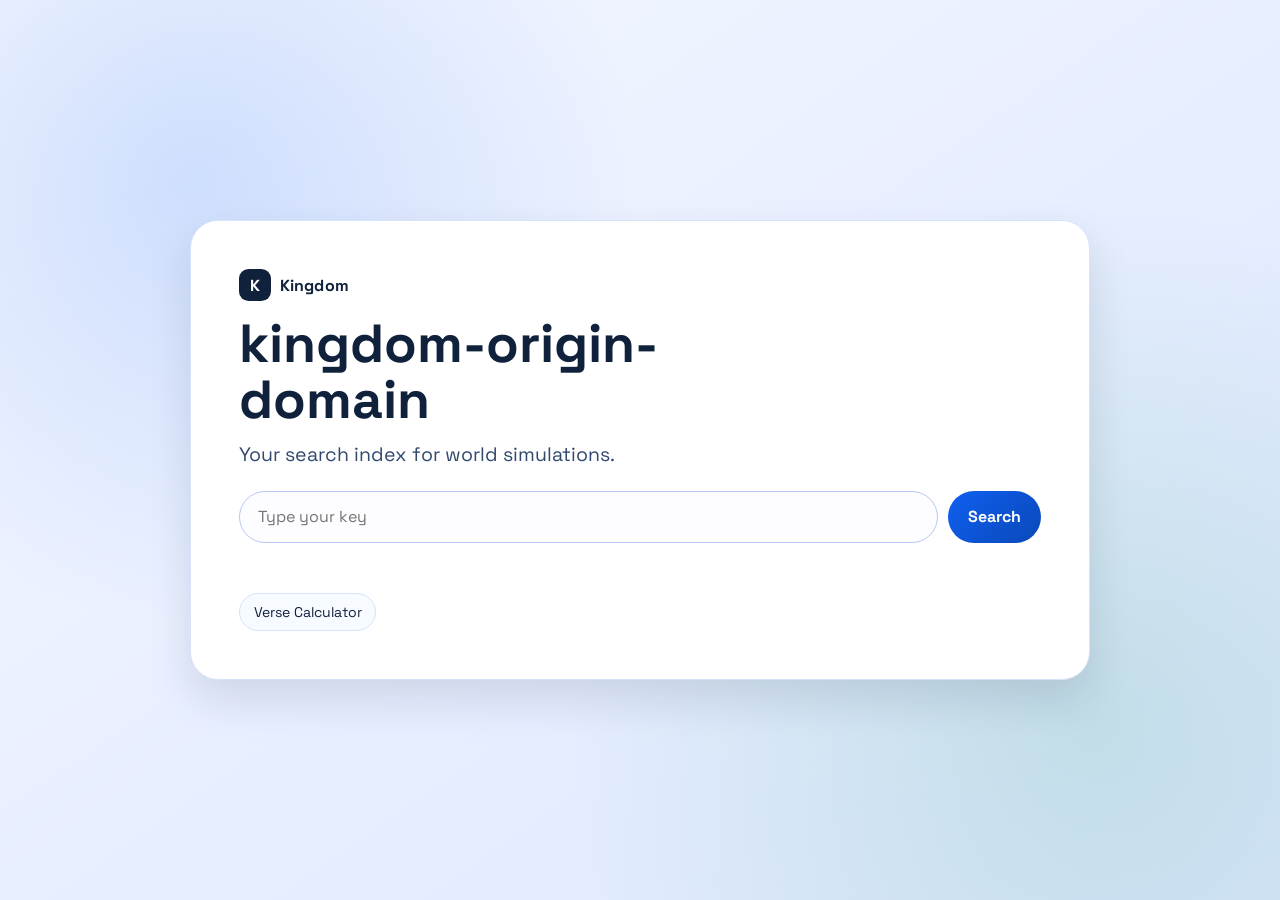
<file: index.html>
<!DOCTYPE html>
<html lang="en">
<head>
  <meta charset="UTF-8" />
  <meta name="viewport" content="width=device-width, initial-scale=1.0" />
  <title>Kingdom</title>
  <link rel="preconnect" href="https://fonts.googleapis.com" />
  <link rel="preconnect" href="https://fonts.gstatic.com" crossorigin />
  <link href="https://fonts.googleapis.com/css2?family=Space+Grotesk:wght@400;500;700&display=swap" rel="stylesheet" />
  <link rel="stylesheet" href="style.css" />
</head>
<body class="page-home">
  <main class="home-shell">
    <header class="brand-row">
      <span class="brand-mark">K</span>
      <span class="brand-name">Kingdom</span>
    </header>

    <h1 class="hero-title">kingdom-origin-domain</h1>
    <p class="hero-copy">Your search index for world simulations.</p>

    <form id="searchForm" class="search-form">
      <input id="searchInput" class="search-input" type="text" placeholder="Type your key" autocomplete="off" />
      <button class="search-button" type="submit">Search</button>
    </form>

    <p id="feedback" class="feedback" aria-live="polite"></p>

    <div class="quick-actions">
      <button type="button" class="quick-chip" data-query="Verse Calculator">Verse Calculator</button>
    </div>
  </main>

  <script>
    (function () {
      var form = document.getElementById("searchForm");
      var input = document.getElementById("searchInput");
      var feedback = document.getElementById("feedback");
      var chips = document.querySelectorAll(".quick-chip");
      var joeKey = "koVLi:8889:Joe:Bravo:America";

      function runSearch(query) {
        var trimmed = query.trim();
        var normalized = trimmed.toLowerCase();
        if (!trimmed) {
          feedback.textContent = "Enter a search query.";
          return;
        }
        if (
          trimmed === joeKey ||
          normalized === "joe" ||
          normalized === "model for joe" ||
          normalized === "website model for joe"
        ) {
          window.location.href = "meal-joe.html";
          return;
        }
        if (normalized === "verse calculator" || normalized === "luke 17:21" || normalized === "luke 17 21") {
          window.location.href = "luke-17-21.html";
          return;
        }
        feedback.textContent = "No match. Use your key.";
      }

      form.addEventListener("submit", function (event) {
        event.preventDefault();
        runSearch(input.value);
      });

      chips.forEach(function (chip) {
        chip.addEventListener("click", function () {
          var query = chip.getAttribute("data-query") || "";
          input.value = query;
          runSearch(query);
        });
      });
    })();
  </script>
</body>
</html>
</file>
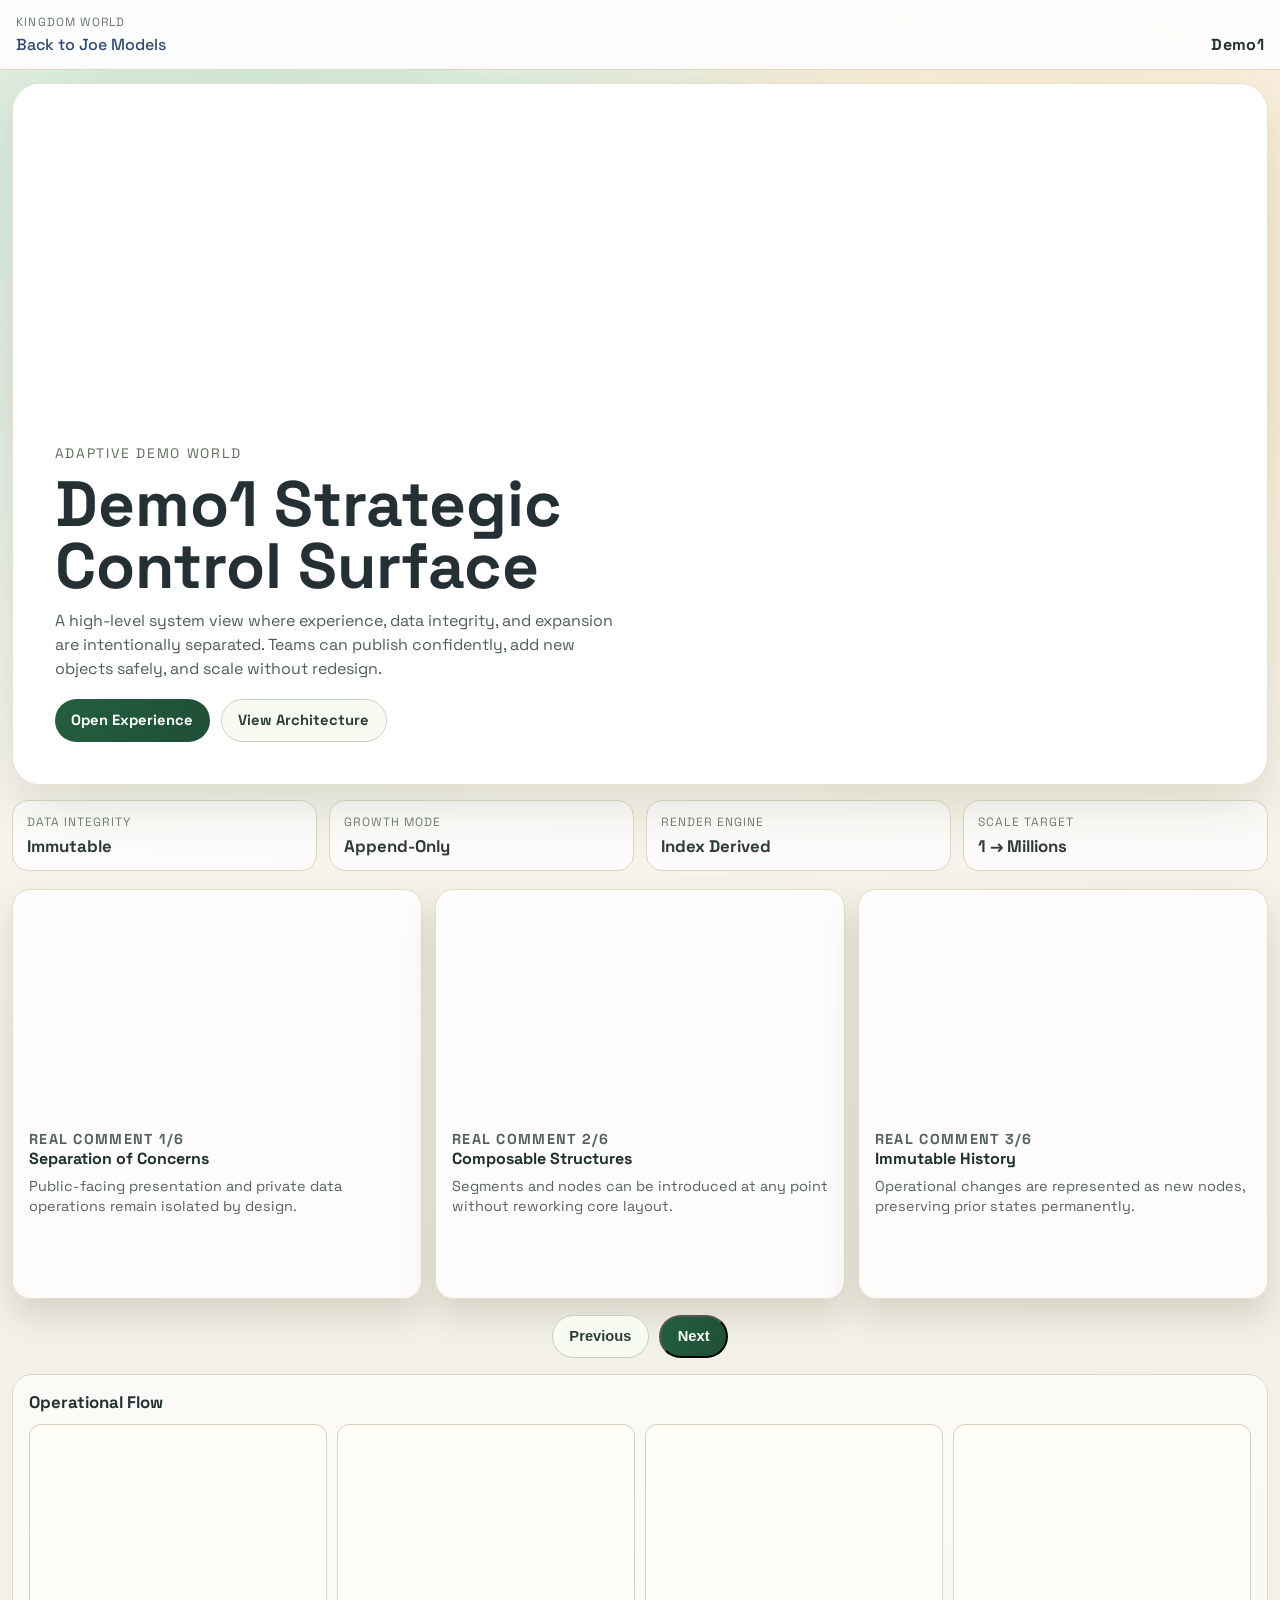
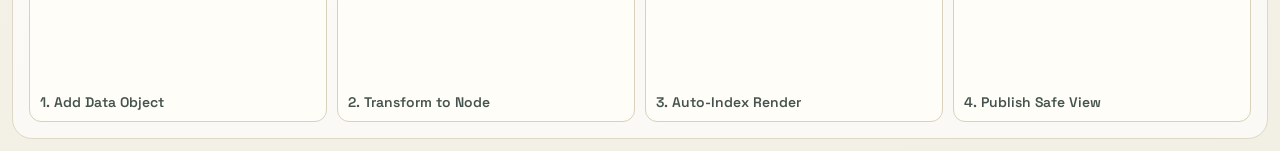
<file: demo1.html>
<!DOCTYPE html>
<html lang="en">
<head>
  <meta charset="UTF-8" />
  <meta name="viewport" content="width=device-width, initial-scale=1.0" />
  <title>Demo1 | Kingdom</title>
  <link rel="preconnect" href="https://fonts.googleapis.com" />
  <link rel="preconnect" href="https://fonts.gstatic.com" crossorigin />
  <link href="https://fonts.googleapis.com/css2?family=Space+Grotesk:wght@400;500;700&display=swap" rel="stylesheet" />
  <link rel="stylesheet" href="style.css" />
</head>
<body class="page-demo1">
  <main class="demo1-shell">
    <header class="demo1-header">
      <p class="demo1-header-kicker">Kingdom World</p>
      <nav class="demo1-nav">
        <a class="back-link" href="meal-joe.html">Back to Joe Models</a>
        <span class="demo1-brand">Demo1</span>
      </nav>
    </header>

    <section class="demo1-hero">
      <p class="demo1-eyebrow">Adaptive Demo World</p>
      <h1 class="demo1-title">Demo1 Strategic Control Surface</h1>
      <p class="demo1-copy">A high-level system view where experience, data integrity, and expansion are intentionally separated. Teams can publish confidently, add new objects safely, and scale without redesign.</p>
      <div class="demo1-cta-row">
        <a class="demo1-btn demo1-btn-primary" href="#">Open Experience</a>
        <a class="demo1-btn demo1-btn-secondary" href="#">View Architecture</a>
      </div>
    </section>

    <section class="demo1-status">
      <article class="demo1-status-card">
        <p class="demo1-status-label">Data Integrity</p>
        <p class="demo1-status-value">Immutable</p>
      </article>
      <article class="demo1-status-card">
        <p class="demo1-status-label">Growth Mode</p>
        <p class="demo1-status-value">Append-Only</p>
      </article>
      <article class="demo1-status-card">
        <p class="demo1-status-label">Render Engine</p>
        <p class="demo1-status-value">Index Derived</p>
      </article>
      <article class="demo1-status-card">
        <p class="demo1-status-label">Scale Target</p>
        <p class="demo1-status-value">1 → Millions</p>
      </article>
    </section>

    <section class="demo1-reviews">
      <div class="demo1-review-grid" id="reviewGrid"></div>
      <div class="demo1-review-controls">
        <button class="demo1-btn demo1-btn-secondary" id="prevReview" type="button">Previous</button>
        <button class="demo1-btn demo1-btn-primary" id="nextReview" type="button">Next</button>
      </div>
    </section>

    <section class="demo1-flow">
      <h2 class="demo1-flow-title">Operational Flow</h2>
      <div class="demo1-flow-row">
        <article class="demo1-flow-step">
          <div class="demo1-flow-photo" style="background-image:url('https://images.unsplash.com/photo-1518770660439-4636190af475?auto=format&fit=crop&w=1200&q=80')"></div>
          <p>1. Add Data Object</p>
        </article>
        <article class="demo1-flow-step">
          <div class="demo1-flow-photo" style="background-image:url('https://images.unsplash.com/photo-1515879218367-8466d910aaa4?auto=format&fit=crop&w=1200&q=80')"></div>
          <p>2. Transform to Node</p>
        </article>
        <article class="demo1-flow-step">
          <div class="demo1-flow-photo" style="background-image:url('https://images.unsplash.com/photo-1461749280684-dccba630e2f6?auto=format&fit=crop&w=1200&q=80')"></div>
          <p>3. Auto-Index Render</p>
        </article>
        <article class="demo1-flow-step">
          <div class="demo1-flow-photo" style="background-image:url('https://images.unsplash.com/photo-1555949963-ff9fe0c870eb?auto=format&fit=crop&w=1200&q=80')"></div>
          <p>4. Publish Safe View</p>
        </article>
      </div>
    </section>
  </main>
  <script>
    (function () {
      var reviews = [
        {
          title: "Separation of Concerns",
          body: "Public-facing presentation and private data operations remain isolated by design.",
          image: "https://images.unsplash.com/photo-1504674900247-0877df9cc836?auto=format&fit=crop&w=1200&q=80"
        },
        {
          title: "Composable Structures",
          body: "Segments and nodes can be introduced at any point without reworking core layout.",
          image: "https://images.unsplash.com/photo-1512621776951-a57141f2eefd?auto=format&fit=crop&w=1200&q=80"
        },
        {
          title: "Immutable History",
          body: "Operational changes are represented as new nodes, preserving prior states permanently.",
          image: "https://images.unsplash.com/photo-1546069901-ba9599a7e63c?auto=format&fit=crop&w=1200&q=80"
        },
        {
          title: "Operational Clarity",
          body: "Decision-ready summaries keep complexity manageable as object count expands.",
          image: "https://images.unsplash.com/photo-1482049016688-2d3e1b311543?auto=format&fit=crop&w=1200&q=80"
        },
        {
          title: "Traversal Independence",
          body: "Chronological, hierarchical, and relational views remain independent from storage order.",
          image: "https://images.unsplash.com/photo-1555939594-58d7cb561ad1?auto=format&fit=crop&w=1200&q=80"
        },
        {
          title: "Resilient Expansion",
          body: "New capabilities are added through extension, not fragile rewrites.",
          image: "https://images.unsplash.com/photo-1466637574441-749b8f19452f?auto=format&fit=crop&w=1200&q=80"
        }
      ];

      var index = 0;
      var reviewGrid = document.getElementById("reviewGrid");
      var prev = document.getElementById("prevReview");
      var next = document.getElementById("nextReview");

      function cardsPerView() {
        if (window.matchMedia("(max-width: 640px)").matches) return 1;
        if (window.matchMedia("(max-width: 980px)").matches) return 2;
        return 3;
      }

      function renderReview() {
        var perView = cardsPerView();
        var html = "";
        for (var i = 0; i < perView; i += 1) {
          var idx = (index + i) % reviews.length;
          var current = reviews[idx];
          html +=
            '<article class="demo1-card demo1-review-card">' +
              '<div class="demo1-review-photo" style="background-image:url(\'' + current.image + '\')"></div>' +
              '<p class="demo1-card-meta">Real Comment ' + (idx + 1) + "/" + reviews.length + "</p>" +
              "<h2>" + current.title + "</h2>" +
              "<p>" + current.body + "</p>" +
            "</article>";
        }
        reviewGrid.innerHTML = html;
      }

      prev.addEventListener("click", function () {
        index = (index - 1 + reviews.length) % reviews.length;
        renderReview();
      });

      next.addEventListener("click", function () {
        index = (index + 1) % reviews.length;
        renderReview();
      });

      window.addEventListener("resize", renderReview);

      renderReview();
    })();
  </script>
</body>
</html>
</file>
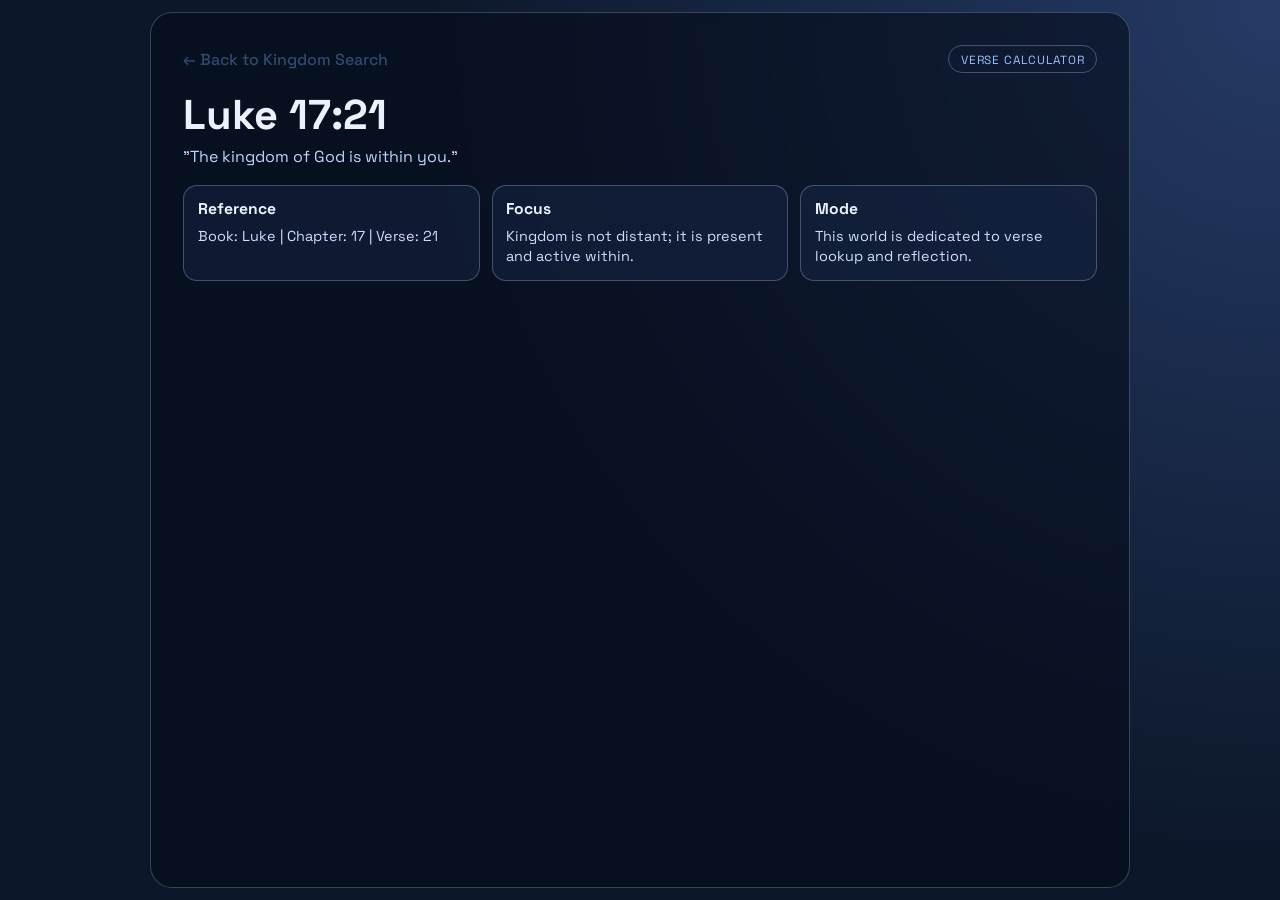
<file: luke-17-21.html>
<!DOCTYPE html>
<html lang="en">
<head>
  <meta charset="UTF-8" />
  <meta name="viewport" content="width=device-width, initial-scale=1.0" />
  <title>Verse Calculator | Luke 17:21</title>
  <link rel="preconnect" href="https://fonts.googleapis.com" />
  <link rel="preconnect" href="https://fonts.gstatic.com" crossorigin />
  <link href="https://fonts.googleapis.com/css2?family=Space+Grotesk:wght@400;500;700&display=swap" rel="stylesheet" />
  <link rel="stylesheet" href="style.css" />
</head>
<body class="page-sim">
  <main class="sim-shell">
    <nav class="sim-nav">
      <a class="back-link" href="index.html">← Back to Kingdom Search</a>
      <span class="sim-badge">Verse Calculator</span>
    </nav>
    <h1 class="sim-title">Luke 17:21</h1>
    <p class="sim-copy">"The kingdom of God is within you."</p>
    <section class="sim-grid">
      <article class="sim-panel">
        <h2>Reference</h2>
        <p>Book: Luke | Chapter: 17 | Verse: 21</p>
      </article>
      <article class="sim-panel">
        <h2>Focus</h2>
        <p>Kingdom is not distant; it is present and active within.</p>
      </article>
      <article class="sim-panel">
        <h2>Mode</h2>
        <p>This world is dedicated to verse lookup and reflection.</p>
      </article>
    </section>
  </main>
</body>
</html>
</file>
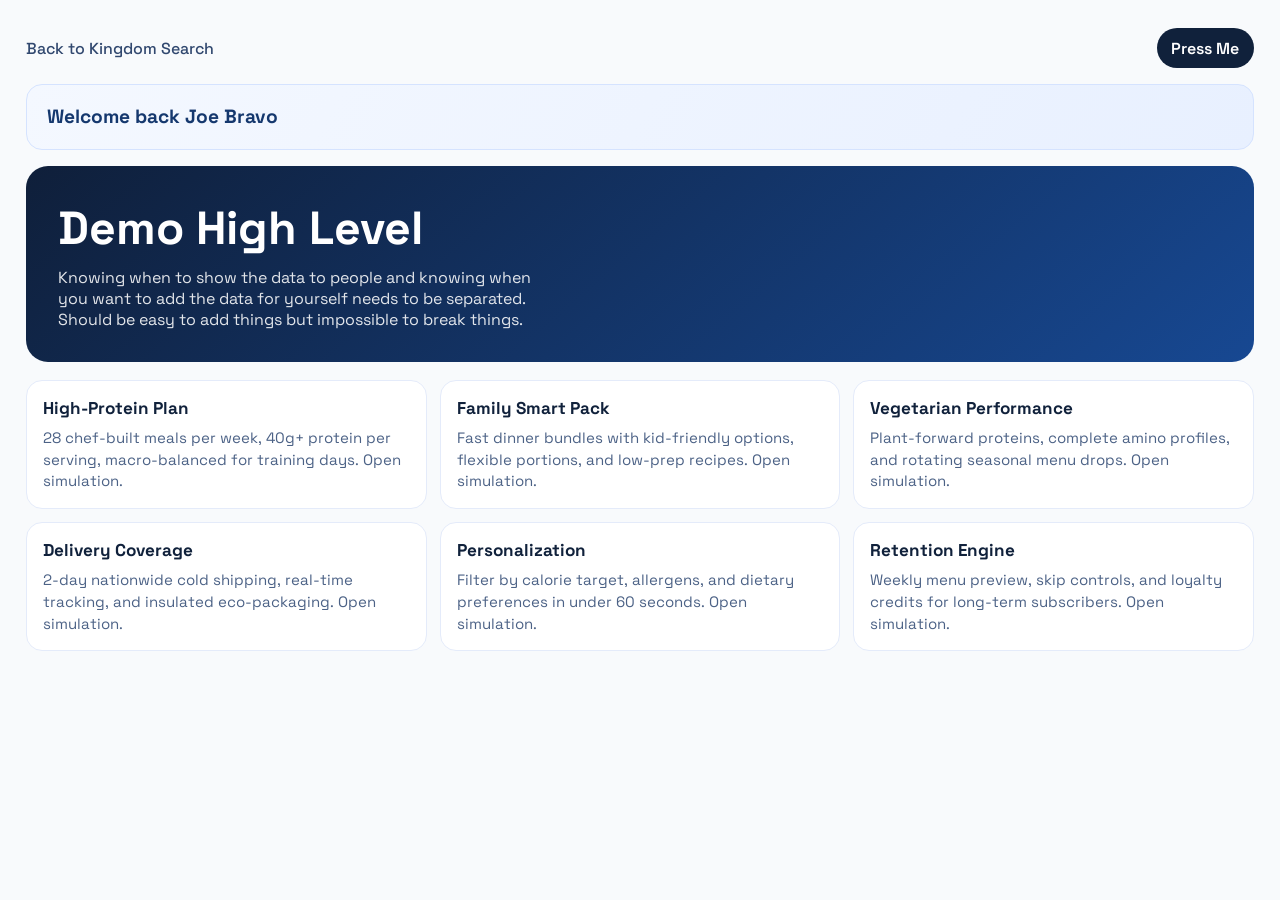
<file: meal-joe.html>
<!DOCTYPE html>
<html lang="en">
<head>
  <meta charset="UTF-8" />
  <meta name="viewport" content="width=device-width, initial-scale=1.0" />
  <title>Website Model for Joe | Kingdom</title>
  <link rel="preconnect" href="https://fonts.googleapis.com" />
  <link rel="preconnect" href="https://fonts.gstatic.com" crossorigin />
  <link href="https://fonts.googleapis.com/css2?family=Space+Grotesk:wght@400;500;700&display=swap" rel="stylesheet" />
  <link rel="stylesheet" href="style.css" />
</head>
<body class="page-meal">
  <main class="meal-shell">
    <nav class="meal-nav">
      <a class="back-link" href="index.html">Back to Kingdom Search</a>
      <button class="nav-cta" type="button">Press Me</button>
    </nav>

    <section class="welcome-joe">
      <p>Welcome back Joe Bravo</p>
    </section>

    <a class="meal-hero meal-hero-link" href="demo1.html">
      <h1>Demo High Level</h1>
      <p>Knowing when to show the data to people and knowing when you want to add the data for yourself needs to be separated. Should be easy to add things but impossible to break things.</p>
    </a>

    <section class="meal-grid">
      <a class="meal-card meal-card-link" href="sim-protein-lab.html">
        <h2>High-Protein Plan</h2>
        <p>28 chef-built meals per week, 40g+ protein per serving, macro-balanced for training days. Open simulation.</p>
      </a>
      <a class="meal-card meal-card-link" href="sim-family-engine.html">
        <h2>Family Smart Pack</h2>
        <p>Fast dinner bundles with kid-friendly options, flexible portions, and low-prep recipes. Open simulation.</p>
      </a>
      <a class="meal-card meal-card-link" href="sim-veg-performance.html">
        <h2>Vegetarian Performance</h2>
        <p>Plant-forward proteins, complete amino profiles, and rotating seasonal menu drops. Open simulation.</p>
      </a>
      <a class="meal-card meal-card-link" href="sim-logistics-grid.html">
        <h2>Delivery Coverage</h2>
        <p>2-day nationwide cold shipping, real-time tracking, and insulated eco-packaging. Open simulation.</p>
      </a>
      <a class="meal-card meal-card-link" href="sim-personalization-studio.html">
        <h2>Personalization</h2>
        <p>Filter by calorie target, allergens, and dietary preferences in under 60 seconds. Open simulation.</p>
      </a>
      <a class="meal-card meal-card-link" href="sim-retention-loop.html">
        <h2>Retention Engine</h2>
        <p>Weekly menu preview, skip controls, and loyalty credits for long-term subscribers. Open simulation.</p>
      </a>
    </section>
  </main>
</body>
</html>
</file>
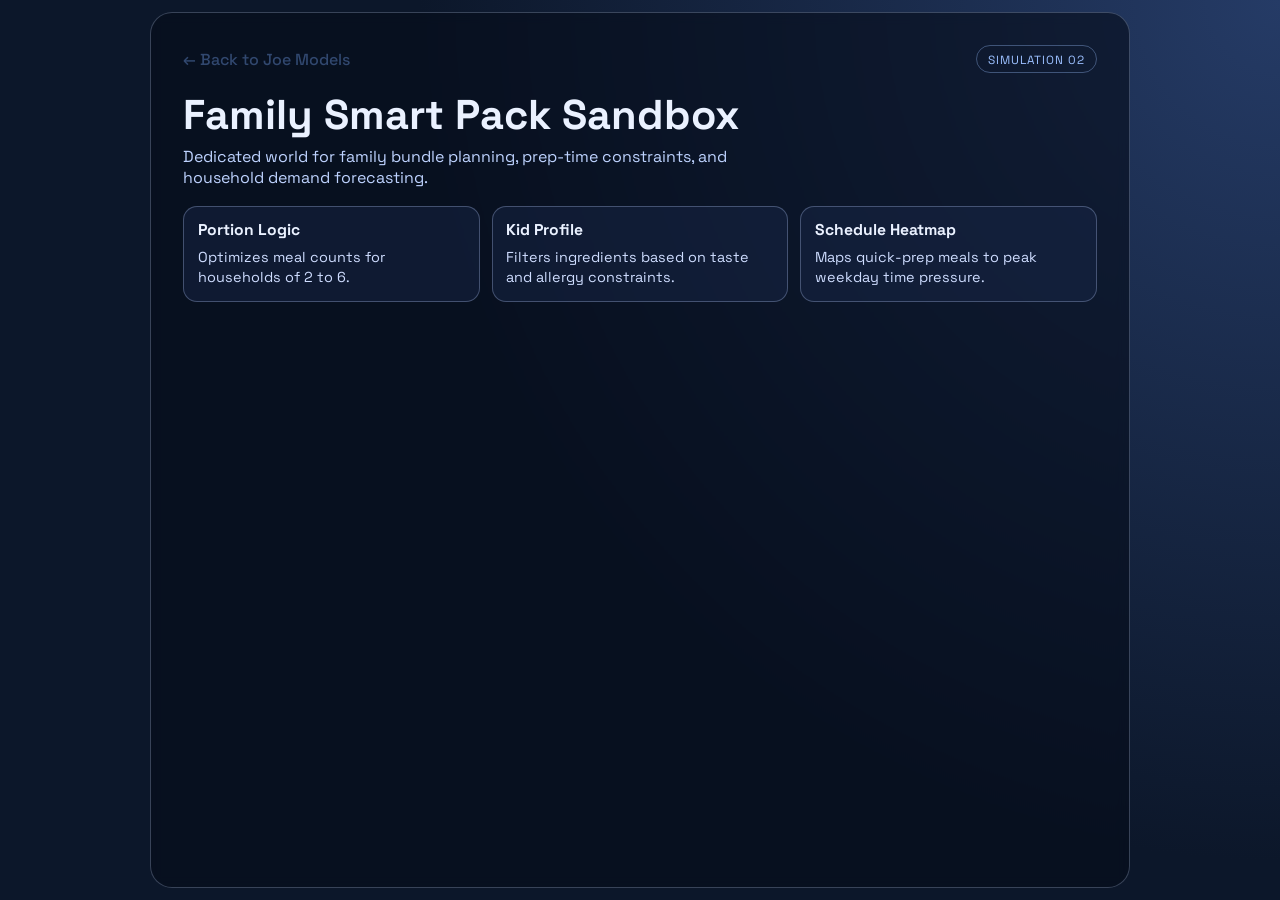
<file: sim-family-engine.html>
<!DOCTYPE html>
<html lang="en">
<head>
  <meta charset="UTF-8" />
  <meta name="viewport" content="width=device-width, initial-scale=1.0" />
  <title>Family Engine Simulation | Kingdom</title>
  <link rel="preconnect" href="https://fonts.googleapis.com" />
  <link rel="preconnect" href="https://fonts.gstatic.com" crossorigin />
  <link href="https://fonts.googleapis.com/css2?family=Space+Grotesk:wght@400;500;700&display=swap" rel="stylesheet" />
  <link rel="stylesheet" href="style.css" />
</head>
<body class="page-sim">
  <main class="sim-shell">
    <nav class="sim-nav">
      <a class="back-link" href="meal-joe.html">← Back to Joe Models</a>
      <span class="sim-badge">Simulation 02</span>
    </nav>
    <h1 class="sim-title">Family Smart Pack Sandbox</h1>
    <p class="sim-copy">Dedicated world for family bundle planning, prep-time constraints, and household demand forecasting.</p>
    <section class="sim-grid">
      <article class="sim-panel"><h2>Portion Logic</h2><p>Optimizes meal counts for households of 2 to 6.</p></article>
      <article class="sim-panel"><h2>Kid Profile</h2><p>Filters ingredients based on taste and allergy constraints.</p></article>
      <article class="sim-panel"><h2>Schedule Heatmap</h2><p>Maps quick-prep meals to peak weekday time pressure.</p></article>
    </section>
  </main>
</body>
</html>
</file>
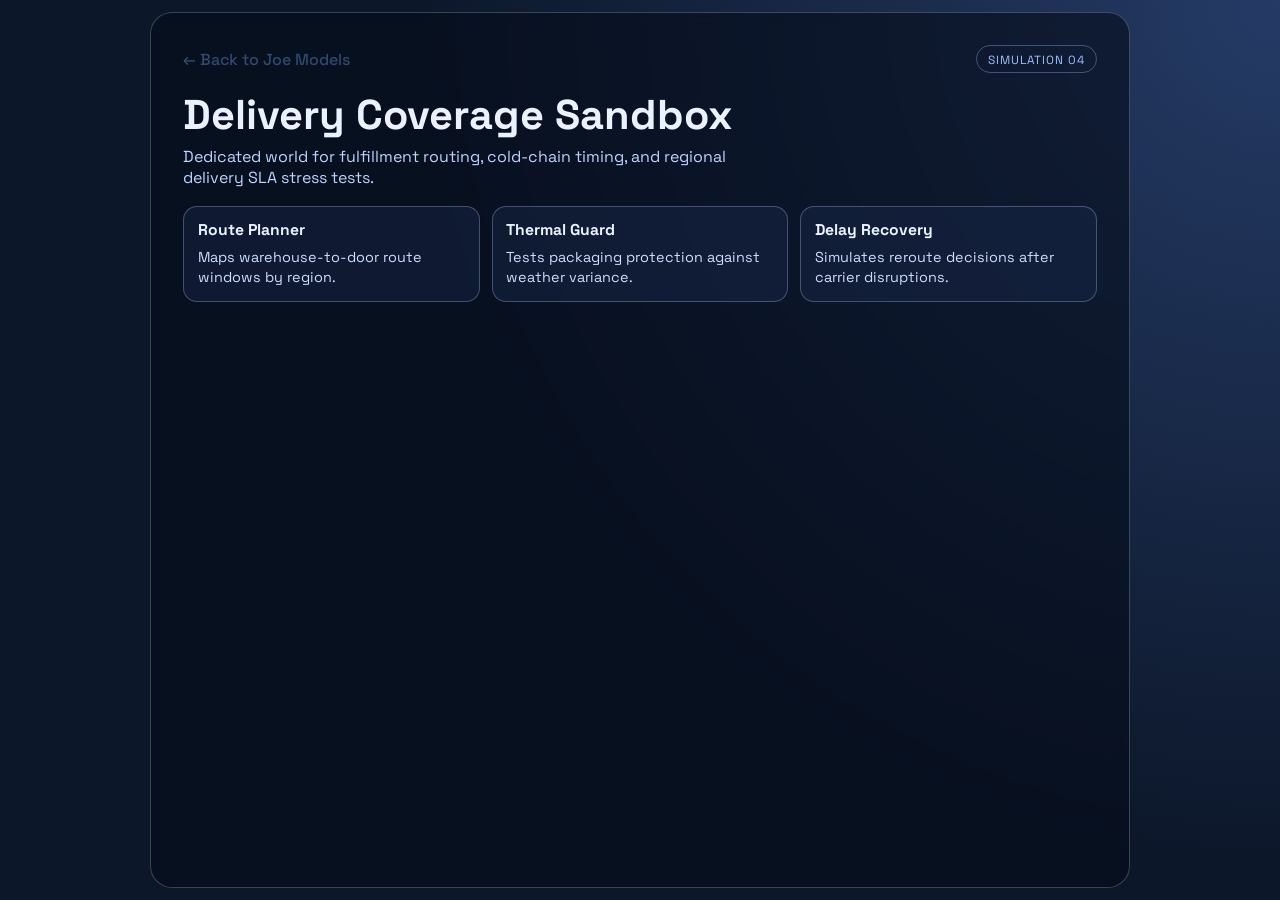
<file: sim-logistics-grid.html>
<!DOCTYPE html>
<html lang="en">
<head>
  <meta charset="UTF-8" />
  <meta name="viewport" content="width=device-width, initial-scale=1.0" />
  <title>Logistics Grid Simulation | Kingdom</title>
  <link rel="preconnect" href="https://fonts.googleapis.com" />
  <link rel="preconnect" href="https://fonts.gstatic.com" crossorigin />
  <link href="https://fonts.googleapis.com/css2?family=Space+Grotesk:wght@400;500;700&display=swap" rel="stylesheet" />
  <link rel="stylesheet" href="style.css" />
</head>
<body class="page-sim">
  <main class="sim-shell">
    <nav class="sim-nav">
      <a class="back-link" href="meal-joe.html">← Back to Joe Models</a>
      <span class="sim-badge">Simulation 04</span>
    </nav>
    <h1 class="sim-title">Delivery Coverage Sandbox</h1>
    <p class="sim-copy">Dedicated world for fulfillment routing, cold-chain timing, and regional delivery SLA stress tests.</p>
    <section class="sim-grid">
      <article class="sim-panel"><h2>Route Planner</h2><p>Maps warehouse-to-door route windows by region.</p></article>
      <article class="sim-panel"><h2>Thermal Guard</h2><p>Tests packaging protection against weather variance.</p></article>
      <article class="sim-panel"><h2>Delay Recovery</h2><p>Simulates reroute decisions after carrier disruptions.</p></article>
    </section>
  </main>
</body>
</html>
</file>
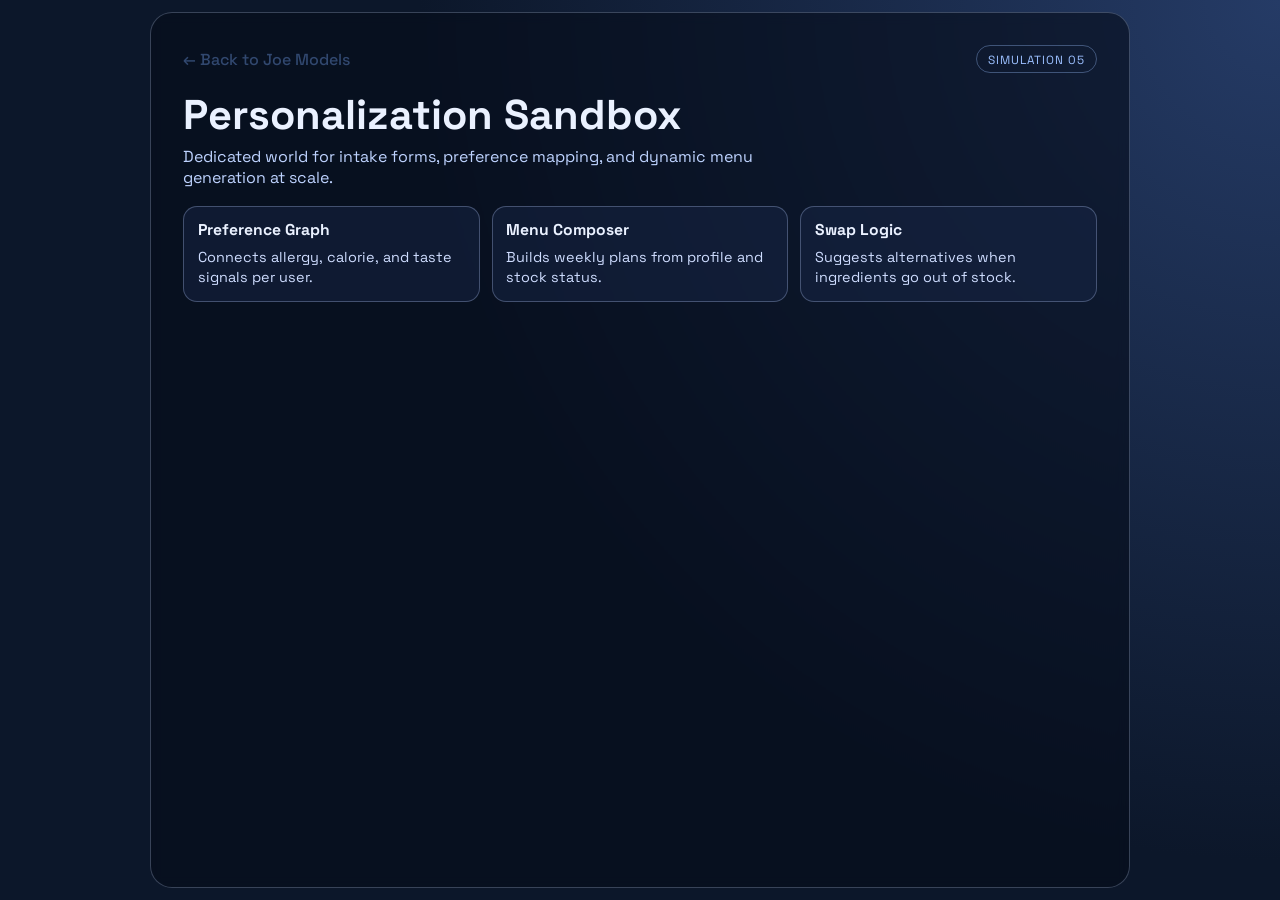
<file: sim-personalization-studio.html>
<!DOCTYPE html>
<html lang="en">
<head>
  <meta charset="UTF-8" />
  <meta name="viewport" content="width=device-width, initial-scale=1.0" />
  <title>Personalization Studio Simulation | Kingdom</title>
  <link rel="preconnect" href="https://fonts.googleapis.com" />
  <link rel="preconnect" href="https://fonts.gstatic.com" crossorigin />
  <link href="https://fonts.googleapis.com/css2?family=Space+Grotesk:wght@400;500;700&display=swap" rel="stylesheet" />
  <link rel="stylesheet" href="style.css" />
</head>
<body class="page-sim">
  <main class="sim-shell">
    <nav class="sim-nav">
      <a class="back-link" href="meal-joe.html">← Back to Joe Models</a>
      <span class="sim-badge">Simulation 05</span>
    </nav>
    <h1 class="sim-title">Personalization Sandbox</h1>
    <p class="sim-copy">Dedicated world for intake forms, preference mapping, and dynamic menu generation at scale.</p>
    <section class="sim-grid">
      <article class="sim-panel"><h2>Preference Graph</h2><p>Connects allergy, calorie, and taste signals per user.</p></article>
      <article class="sim-panel"><h2>Menu Composer</h2><p>Builds weekly plans from profile and stock status.</p></article>
      <article class="sim-panel"><h2>Swap Logic</h2><p>Suggests alternatives when ingredients go out of stock.</p></article>
    </section>
  </main>
</body>
</html>
</file>
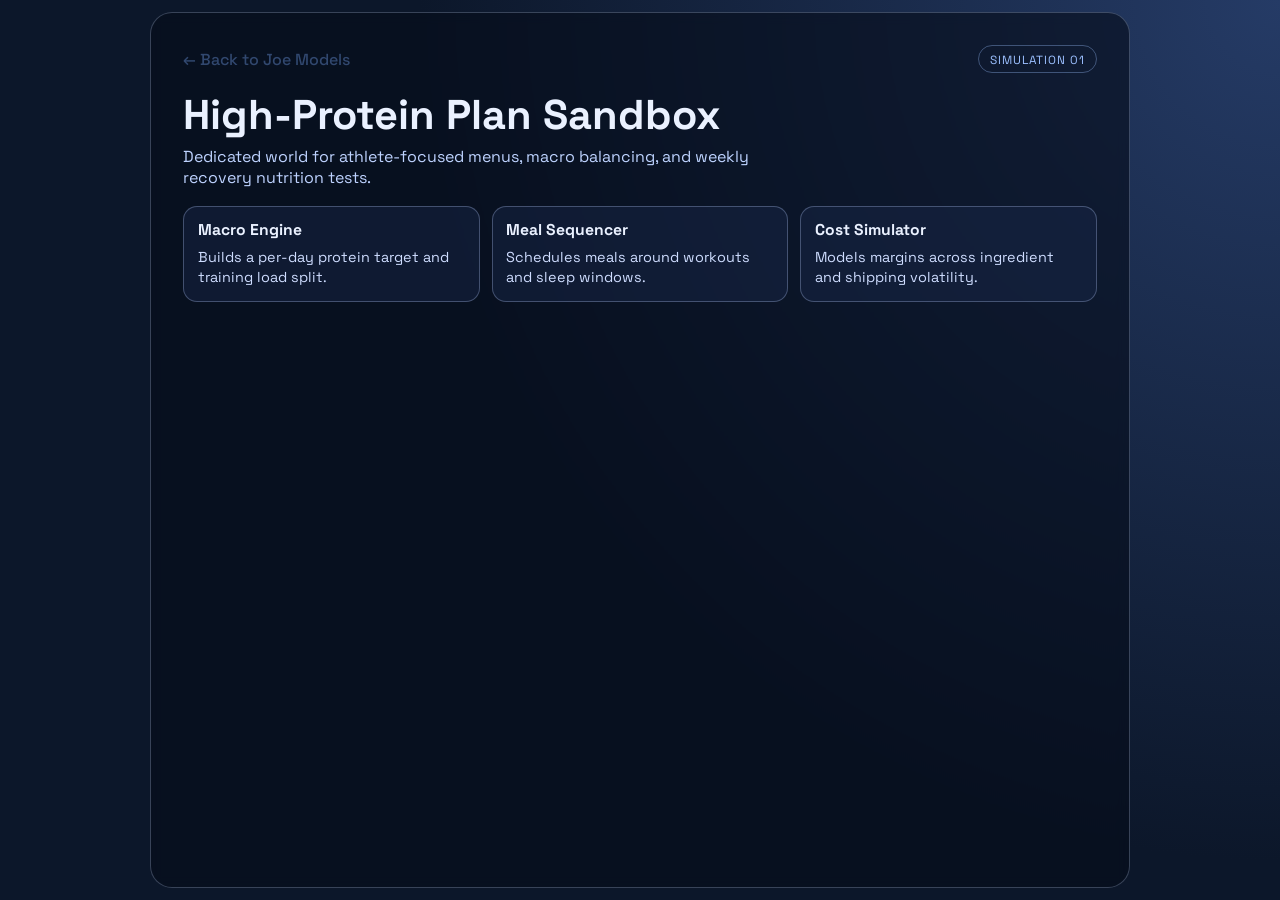
<file: sim-protein-lab.html>
<!DOCTYPE html>
<html lang="en">
<head>
  <meta charset="UTF-8" />
  <meta name="viewport" content="width=device-width, initial-scale=1.0" />
  <title>Protein Lab Simulation | Kingdom</title>
  <link rel="preconnect" href="https://fonts.googleapis.com" />
  <link rel="preconnect" href="https://fonts.gstatic.com" crossorigin />
  <link href="https://fonts.googleapis.com/css2?family=Space+Grotesk:wght@400;500;700&display=swap" rel="stylesheet" />
  <link rel="stylesheet" href="style.css" />
</head>
<body class="page-sim">
  <main class="sim-shell">
    <nav class="sim-nav">
      <a class="back-link" href="meal-joe.html">← Back to Joe Models</a>
      <span class="sim-badge">Simulation 01</span>
    </nav>
    <h1 class="sim-title">High-Protein Plan Sandbox</h1>
    <p class="sim-copy">Dedicated world for athlete-focused menus, macro balancing, and weekly recovery nutrition tests.</p>
    <section class="sim-grid">
      <article class="sim-panel"><h2>Macro Engine</h2><p>Builds a per-day protein target and training load split.</p></article>
      <article class="sim-panel"><h2>Meal Sequencer</h2><p>Schedules meals around workouts and sleep windows.</p></article>
      <article class="sim-panel"><h2>Cost Simulator</h2><p>Models margins across ingredient and shipping volatility.</p></article>
    </section>
  </main>
</body>
</html>
</file>
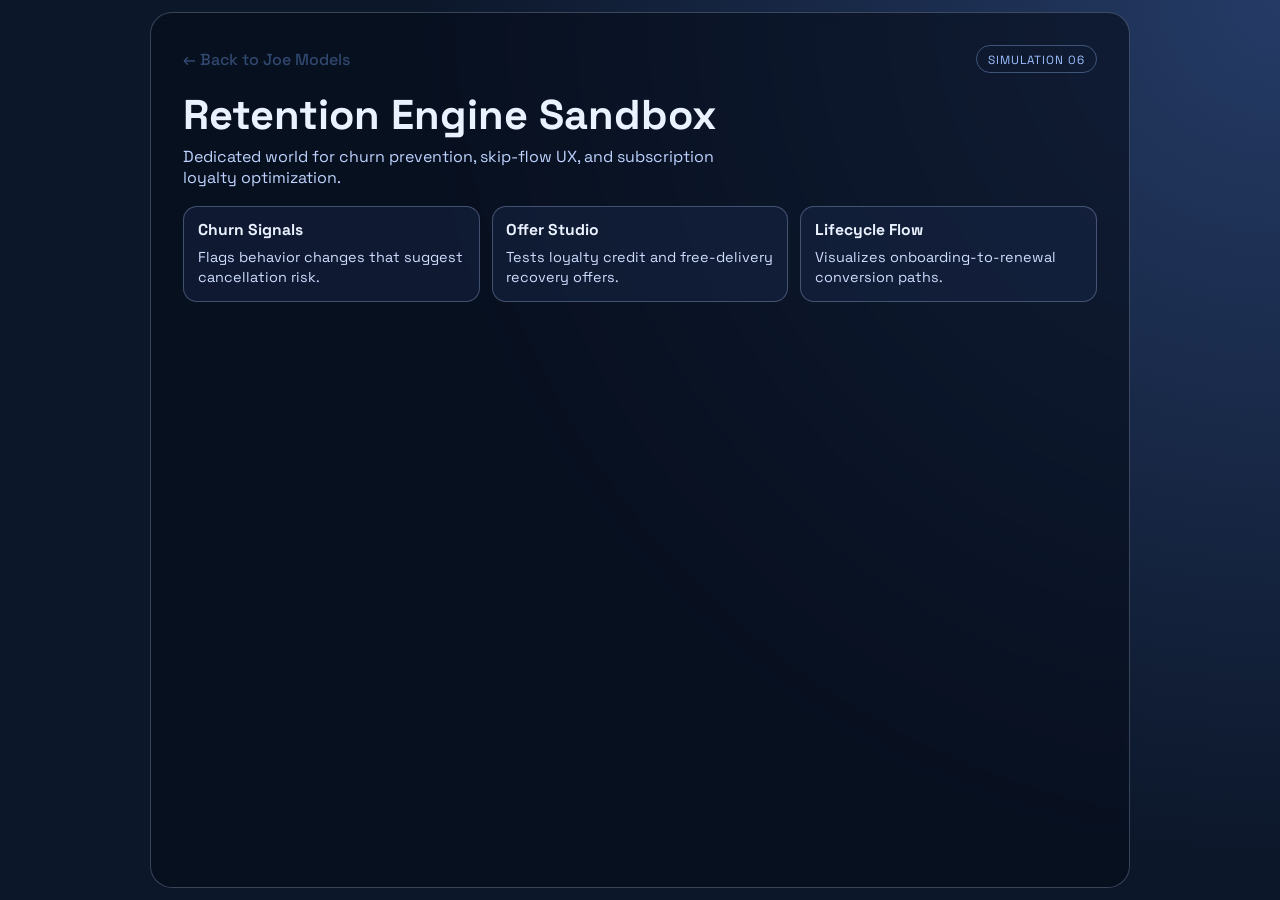
<file: sim-retention-loop.html>
<!DOCTYPE html>
<html lang="en">
<head>
  <meta charset="UTF-8" />
  <meta name="viewport" content="width=device-width, initial-scale=1.0" />
  <title>Retention Loop Simulation | Kingdom</title>
  <link rel="preconnect" href="https://fonts.googleapis.com" />
  <link rel="preconnect" href="https://fonts.gstatic.com" crossorigin />
  <link href="https://fonts.googleapis.com/css2?family=Space+Grotesk:wght@400;500;700&display=swap" rel="stylesheet" />
  <link rel="stylesheet" href="style.css" />
</head>
<body class="page-sim">
  <main class="sim-shell">
    <nav class="sim-nav">
      <a class="back-link" href="meal-joe.html">← Back to Joe Models</a>
      <span class="sim-badge">Simulation 06</span>
    </nav>
    <h1 class="sim-title">Retention Engine Sandbox</h1>
    <p class="sim-copy">Dedicated world for churn prevention, skip-flow UX, and subscription loyalty optimization.</p>
    <section class="sim-grid">
      <article class="sim-panel"><h2>Churn Signals</h2><p>Flags behavior changes that suggest cancellation risk.</p></article>
      <article class="sim-panel"><h2>Offer Studio</h2><p>Tests loyalty credit and free-delivery recovery offers.</p></article>
      <article class="sim-panel"><h2>Lifecycle Flow</h2><p>Visualizes onboarding-to-renewal conversion paths.</p></article>
    </section>
  </main>
</body>
</html>
</file>
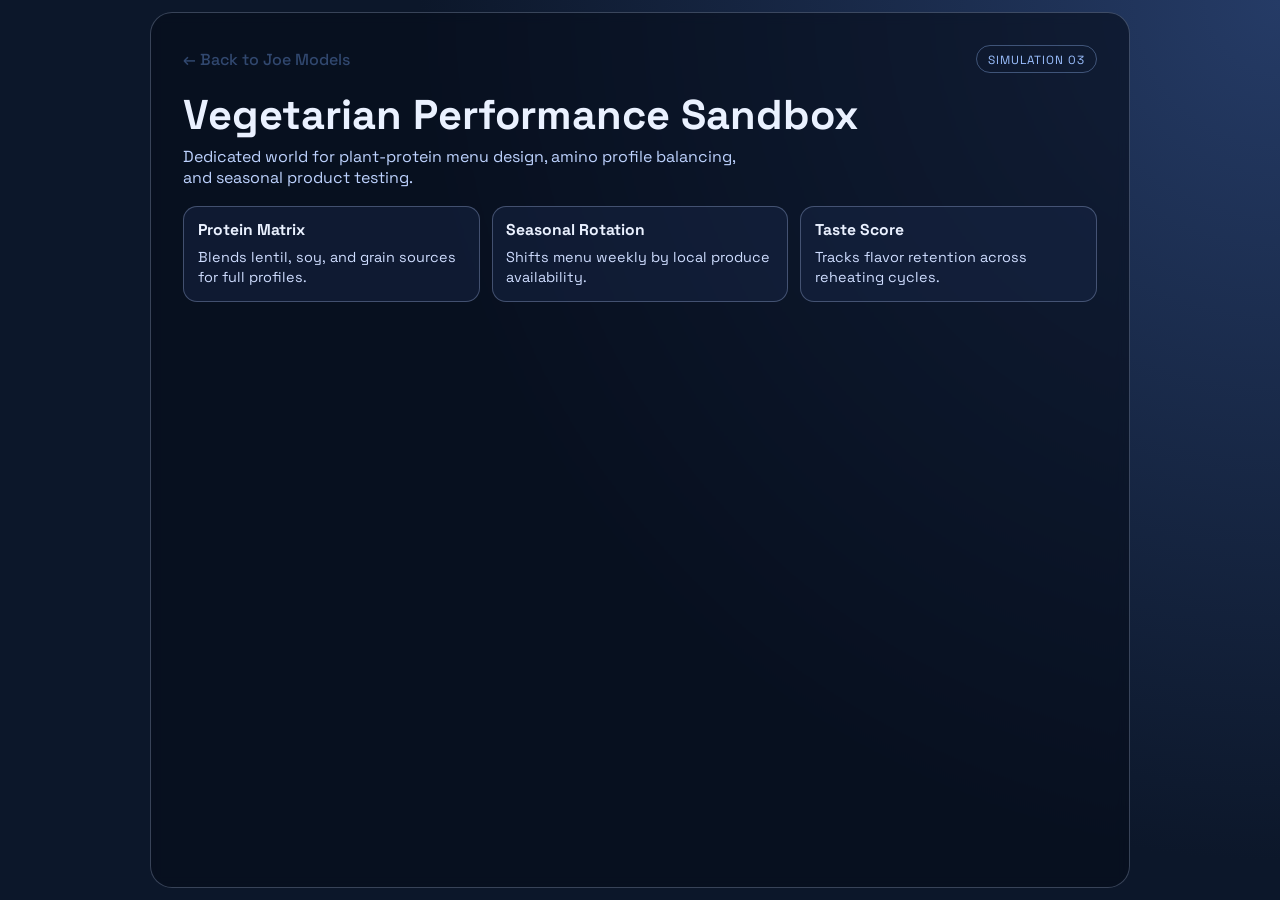
<file: sim-veg-performance.html>
<!DOCTYPE html>
<html lang="en">
<head>
  <meta charset="UTF-8" />
  <meta name="viewport" content="width=device-width, initial-scale=1.0" />
  <title>Veg Performance Simulation | Kingdom</title>
  <link rel="preconnect" href="https://fonts.googleapis.com" />
  <link rel="preconnect" href="https://fonts.gstatic.com" crossorigin />
  <link href="https://fonts.googleapis.com/css2?family=Space+Grotesk:wght@400;500;700&display=swap" rel="stylesheet" />
  <link rel="stylesheet" href="style.css" />
</head>
<body class="page-sim">
  <main class="sim-shell">
    <nav class="sim-nav">
      <a class="back-link" href="meal-joe.html">← Back to Joe Models</a>
      <span class="sim-badge">Simulation 03</span>
    </nav>
    <h1 class="sim-title">Vegetarian Performance Sandbox</h1>
    <p class="sim-copy">Dedicated world for plant-protein menu design, amino profile balancing, and seasonal product testing.</p>
    <section class="sim-grid">
      <article class="sim-panel"><h2>Protein Matrix</h2><p>Blends lentil, soy, and grain sources for full profiles.</p></article>
      <article class="sim-panel"><h2>Seasonal Rotation</h2><p>Shifts menu weekly by local produce availability.</p></article>
      <article class="sim-panel"><h2>Taste Score</h2><p>Tracks flavor retention across reheating cycles.</p></article>
    </section>
  </main>
</body>
</html>
</file>
<file: style.css>
:root {
  --bg-0: #f4f7ff;
  --bg-1: #dce7ff;
  --ink-0: #10213b;
  --ink-1: #31486f;
  --card: #ffffff;
  --line: #d7e2fb;
  --brand: #0f60f2;
  --brand-strong: #0a48b7;
  --ok: #0b8f58;
  --shadow: 0 20px 44px rgba(16, 33, 59, 0.12);
}

* {
  box-sizing: border-box;
}

html,
body {
  margin: 0;
}

html {
  -webkit-text-size-adjust: 100%;
}

body {
  min-height: 100dvh;
  font-family: "Space Grotesk", "Avenir Next", "Segoe UI", sans-serif;
  color: var(--ink-0);
  overflow-x: hidden;
}

.page-home {
  background:
    radial-gradient(circle at 15% 20%, rgba(15, 96, 242, 0.15), transparent 34%),
    radial-gradient(circle at 85% 80%, rgba(11, 143, 88, 0.14), transparent 40%),
    linear-gradient(145deg, var(--bg-0), var(--bg-1));
  display: grid;
  place-items: center;
  padding:
    max(1rem, env(safe-area-inset-top))
    1rem
    max(1rem, env(safe-area-inset-bottom));
}

.home-shell {
  width: min(100%, 900px);
  background: var(--card);
  border: 1px solid var(--line);
  border-radius: 28px;
  box-shadow: var(--shadow);
  padding: clamp(1.2rem, 3.8vw, 3rem);
}

.brand-row {
  display: inline-flex;
  align-items: center;
  gap: 0.55rem;
  margin-bottom: 0.9rem;
}

.brand-mark {
  display: grid;
  place-items: center;
  width: 2rem;
  aspect-ratio: 1;
  border-radius: 0.6rem;
  background: var(--ink-0);
  color: #fff;
  font-weight: 700;
}

.brand-name {
  font-weight: 700;
  letter-spacing: 0.01em;
}

.hero-title {
  font-size: clamp(1.65rem, 4.8vw, 3.35rem);
  margin: 0;
  line-height: 1.04;
  max-width: 16ch;
}

.hero-copy {
  margin: 0.9rem 0 1.5rem;
  color: var(--ink-1);
  font-size: clamp(1rem, 2.3vw, 1.22rem);
}

.search-form {
  display: grid;
  grid-template-columns: 1fr auto;
  gap: 0.6rem;
}

.search-input {
  width: 100%;
  border: 1px solid #b8c8f4;
  border-radius: 999px;
  padding: 0.9rem 1.15rem;
  font: inherit;
  font-size: 1rem;
  outline: none;
  background: #fdfdff;
}

.search-input:focus {
  border-color: var(--brand);
  box-shadow: 0 0 0 3px rgba(15, 96, 242, 0.16);
}

.search-button {
  border: 0;
  border-radius: 999px;
  padding: 0.86rem 1.25rem;
  font: inherit;
  font-weight: 700;
  background: linear-gradient(135deg, var(--brand), var(--brand-strong));
  color: #fff;
  cursor: pointer;
}

.feedback {
  min-height: 1.4rem;
  margin: 0.75rem 0 0;
  color: var(--ok);
  font-size: 0.94rem;
}

.quick-actions {
  margin-top: 1rem;
  display: flex;
  flex-wrap: wrap;
  gap: 0.55rem;
}

.quick-chip {
  border: 1px solid var(--line);
  background: #f7faff;
  color: var(--ink-0);
  border-radius: 999px;
  padding: 0.55rem 0.85rem;
  font: inherit;
  font-size: 0.88rem;
  cursor: pointer;
}

.page-meal {
  background: #f8fafc;
  padding:
    max(0.75rem, env(safe-area-inset-top))
    0.75rem
    max(0.75rem, env(safe-area-inset-bottom));
}

.meal-shell {
  width: min(1240px, 100%);
  margin: 0 auto;
  padding: 1rem 0.4rem 2rem;
}

.meal-nav {
  display: flex;
  justify-content: space-between;
  align-items: center;
  gap: 1rem;
  margin-bottom: 1rem;
}

.back-link {
  color: var(--ink-1);
  text-decoration: none;
  font-weight: 500;
}

.nav-cta {
  border: 0;
  background: var(--ink-0);
  color: #fff;
  padding: 0.6rem 0.9rem;
  border-radius: 999px;
  font: inherit;
  font-weight: 600;
}

.welcome-joe {
  width: 100%;
  margin-bottom: 1rem;
  padding: clamp(0.85rem, 2.5vw, 1.2rem);
  border-radius: 16px;
  border: 1px solid #d5e3ff;
  background: linear-gradient(120deg, #f4f8ff, #e8f0ff);
}

.welcome-joe p {
  margin: 0;
  font-size: clamp(1rem, 2.6vw, 1.2rem);
  font-weight: 700;
  color: #15386e;
}

.meal-hero {
  background: linear-gradient(140deg, #0f1f3a, #174892);
  color: #fff;
  border-radius: 22px;
  padding: clamp(1.1rem, 3vw, 2rem);
}

.meal-hero-link {
  display: block;
  text-decoration: none;
  transition: transform 180ms ease, box-shadow 180ms ease;
}

.meal-hero-link:hover,
.meal-hero-link:focus-visible {
  transform: translateY(-3px);
  box-shadow: 0 18px 34px rgba(15, 31, 58, 0.28);
}

.meal-hero h1 {
  margin: 0 0 0.6rem;
  font-size: clamp(1.5rem, 4.2vw, 2.9rem);
}

.meal-hero p {
  margin: 0;
  max-width: 50ch;
  color: rgba(255, 255, 255, 0.88);
}

.meal-grid {
  margin-top: 1.1rem;
  display: grid;
  grid-template-columns: repeat(3, minmax(0, 1fr));
  gap: 0.8rem;
}

.meal-card {
  background: #fff;
  border: 1px solid #e4ebfa;
  border-radius: 16px;
  padding: 1rem;
}

.meal-card-link {
  display: block;
  text-decoration: none;
  color: inherit;
  transition: transform 180ms ease, box-shadow 180ms ease, border-color 180ms ease;
}

.meal-card-link:hover,
.meal-card-link:focus-visible {
  transform: translateY(-4px);
  box-shadow: 0 12px 26px rgba(16, 33, 59, 0.1);
  border-color: #c9dafd;
}

.meal-card h2 {
  margin: 0 0 0.5rem;
  font-size: 1.07rem;
}

.meal-card p {
  margin: 0;
  color: #4c6286;
  font-size: 0.94rem;
  line-height: 1.45;
}

.page-sim {
  background: radial-gradient(circle at top right, #253b66, #0c172a 55%);
  color: #eaf1ff;
  padding:
    max(0.75rem, env(safe-area-inset-top))
    0.75rem
    max(0.75rem, env(safe-area-inset-bottom));
}

.sim-shell {
  width: min(980px, 100%);
  margin: 0 auto;
  min-height: calc(100dvh - 1.5rem);
  border: 1px solid rgba(198, 215, 252, 0.26);
  border-radius: 22px;
  background: rgba(6, 13, 25, 0.6);
  backdrop-filter: blur(6px);
  padding: clamp(1rem, 3vw, 2rem);
}

.sim-nav {
  display: flex;
  justify-content: space-between;
  align-items: center;
  gap: 0.8rem;
}

.sim-badge {
  font-size: 0.74rem;
  letter-spacing: 0.08em;
  text-transform: uppercase;
  color: #9cc0ff;
  border: 1px solid rgba(156, 192, 255, 0.35);
  border-radius: 999px;
  padding: 0.35rem 0.7rem;
}

.sim-title {
  margin: 1.25rem 0 0.5rem;
  font-size: clamp(1.4rem, 4.5vw, 2.6rem);
  line-height: 1.08;
}

.sim-copy {
  margin: 0;
  max-width: 58ch;
  color: #bed3ff;
}

.sim-grid {
  margin-top: 1.1rem;
  display: grid;
  grid-template-columns: repeat(3, minmax(0, 1fr));
  gap: 0.75rem;
}

.sim-panel {
  border: 1px solid rgba(184, 206, 252, 0.3);
  border-radius: 14px;
  padding: 0.85rem;
  background: rgba(26, 41, 73, 0.48);
}

.sim-panel h2 {
  margin: 0 0 0.4rem;
  font-size: 0.98rem;
}

.sim-panel p {
  margin: 0;
  color: #cfddff;
  font-size: 0.9rem;
  line-height: 1.43;
}

.page-demo1 {
  background:
    radial-gradient(circle at 20% 10%, rgba(83, 180, 141, 0.28), transparent 36%),
    radial-gradient(circle at 80% 16%, rgba(248, 184, 96, 0.3), transparent 32%),
    linear-gradient(170deg, #f9f7ef, #f2efe4);
  color: #243034;
  padding:
    max(0.75rem, env(safe-area-inset-top))
    0.75rem
    max(0.75rem, env(safe-area-inset-bottom));
}

.demo1-shell {
  width: min(1380px, 100%);
  margin: 0 auto;
}

.demo1-header {
  margin: calc(-1 * max(0.75rem, env(safe-area-inset-top))) 0 0.8rem;
  padding:
    max(0.85rem, env(safe-area-inset-top))
    1rem
    0.85rem;
  width: 100vw;
  margin-left: calc(50% - 50vw);
  border: 0;
  border-bottom: 1px solid #dfd8c5;
  border-radius: 0;
  background: rgba(255, 255, 255, 0.9);
  backdrop-filter: blur(8px);
}

.demo1-header-kicker {
  margin: 0;
  font-size: 0.74rem;
  text-transform: uppercase;
  letter-spacing: 0.1em;
  color: #68776a;
}

.demo1-nav {
  display: flex;
  justify-content: space-between;
  align-items: center;
  gap: 1rem;
  margin: 0.35rem 0 0;
}

.demo1-brand {
  font-weight: 700;
  letter-spacing: 0.02em;
}

.demo1-hero {
  position: relative;
  overflow: hidden;
  border-radius: 28px;
  background: #ffffff;
  border: 1px solid #e7e0cc;
  box-shadow: 0 24px 45px rgba(66, 76, 45, 0.12);
  padding: clamp(1.2rem, 3.3vw, 2.6rem);
}

.demo1-hero::after {
  content: "";
  position: absolute;
  inset: 0;
  background:
    linear-gradient(
      90deg,
      rgba(255, 255, 255, 0.96) 0%,
      rgba(255, 255, 255, 0.78) 34%,
      rgba(255, 255, 255, 0.34) 66%,
      rgba(255, 255, 255, 0.08) 100%
    ),
    url("https://images.unsplash.com/photo-1498837167922-ddd27525d352?auto=format&fit=crop&w=1800&q=80")
      right center / cover no-repeat;
  pointer-events: none;
}

.demo1-hero > * {
  position: relative;
  z-index: 1;
}

@media (min-width: 1024px) {
  .demo1-hero {
    min-height: min(78vh, 860px);
    display: flex;
    flex-direction: column;
    justify-content: flex-end;
  }
}

.demo1-eyebrow {
  margin: 0;
  color: #5f6d5a;
  font-size: 0.86rem;
  letter-spacing: 0.12em;
  text-transform: uppercase;
}

.demo1-title {
  margin: 0.65rem 0 0.7rem;
  font-size: clamp(1.7rem, 5.8vw, 4rem);
  line-height: 0.98;
  max-width: 13ch;
}

.demo1-copy {
  margin: 0;
  color: #4e5d5a;
  max-width: 58ch;
  line-height: 1.5;
}

.demo1-cta-row {
  margin-top: 1.1rem;
  display: flex;
  flex-wrap: wrap;
  gap: 0.65rem;
}

.demo1-btn {
  display: inline-flex;
  align-items: center;
  justify-content: center;
  border-radius: 999px;
  padding: 0.72rem 1.05rem;
  text-decoration: none;
  font-weight: 700;
  font-size: 0.92rem;
}

.demo1-btn-primary {
  color: #fff;
  background: linear-gradient(120deg, #245f3f, #1f4e35);
}

.demo1-btn-secondary {
  color: #2d3d36;
  border: 1px solid #c5d2be;
  background: #f8fbf2;
}

.demo1-grid {
  margin-top: 1rem;
  display: grid;
  grid-template-columns: repeat(4, minmax(0, 1fr));
  gap: 0.75rem;
}

.demo1-reviews {
  margin-top: 1.15rem;
}

.demo1-review-grid {
  display: grid;
  grid-template-columns: repeat(3, minmax(0, 1fr));
  gap: 0.8rem;
}

.demo1-review-card {
  aspect-ratio: 1 / 1;
  padding: 1.05rem;
  border-radius: 20px;
  background: linear-gradient(150deg, #ffffff, #f9f6eb);
  border: 2px solid #d5c8a9;
  box-shadow: 0 18px 34px rgba(71, 80, 50, 0.18);
  display: flex;
  flex-direction: column;
}

.demo1-review-photo {
  width: 100%;
  aspect-ratio: 16 / 9;
  border-radius: 12px;
  background-size: cover;
  background-position: center;
  margin-bottom: 0.7rem;
}

.demo1-card-meta {
  margin: 0 0 0.55rem;
  font-size: 0.78rem;
  text-transform: uppercase;
  letter-spacing: 0.09em;
  color: #5f6b5a;
  font-weight: 700;
}

.demo1-review-card h2 {
  margin: 0 0 0.55rem;
  font-size: clamp(1.05rem, 2.1vw, 1.35rem);
  line-height: 1.15;
  color: #1f2f2a;
}

.demo1-review-card p {
  margin: 0;
  font-size: clamp(0.92rem, 1.6vw, 1rem);
  line-height: 1.45;
  color: #38463f;
}

.demo1-review-controls {
  margin-top: 0.95rem;
  display: flex;
  gap: 0.6rem;
  justify-content: center;
}

.demo1-status {
  margin-top: 0.95rem;
  display: grid;
  grid-template-columns: repeat(4, minmax(0, 1fr));
  gap: 0.75rem;
}

.demo1-status-card {
  background: rgba(255, 255, 255, 0.72);
  border: 1px solid #ddd6c4;
  border-radius: 16px;
  padding: 0.8rem 0.9rem;
}

.demo1-status-label {
  margin: 0;
  font-size: 0.75rem;
  letter-spacing: 0.08em;
  text-transform: uppercase;
  color: #708073;
}

.demo1-status-value {
  margin: 0.35rem 0 0;
  font-size: 1.05rem;
  font-weight: 700;
  color: #2f3b38;
}

.demo1-card {
  background: rgba(255, 255, 255, 0.82);
  border: 1px solid #e2dcc8;
  border-radius: 18px;
  padding: 1rem;
}

.demo1-card h2 {
  margin: 0 0 0.45rem;
  font-size: 1rem;
}

.demo1-card p {
  margin: 0;
  color: #55635d;
  font-size: 0.9rem;
  line-height: 1.45;
}

.demo1-flow {
  margin-top: 1rem;
  border: 1px solid #dfd8c5;
  border-radius: 20px;
  background: rgba(255, 255, 255, 0.64);
  padding: 1rem;
}

.demo1-flow-title {
  margin: 0 0 0.7rem;
  font-size: 1.05rem;
}

.demo1-flow-row {
  display: grid;
  grid-template-columns: repeat(4, minmax(0, 1fr));
  gap: 0.6rem;
}

.demo1-flow-step {
  aspect-ratio: 1 / 1;
  display: flex;
  flex-direction: column;
  border-radius: 12px;
  border: 1px solid #d9d1bc;
  background: #fffdf7;
  padding: 0.62rem;
  overflow: hidden;
}

.demo1-flow-photo {
  width: 100%;
  flex: 1;
  border-radius: 10px;
  background-size: cover;
  background-position: center;
  margin-bottom: 0.55rem;
}

.demo1-flow-step p {
  margin: 0;
  color: #45534e;
  font-size: 0.87rem;
  font-weight: 600;
}

@media (max-width: 880px) {
  .meal-grid {
    grid-template-columns: repeat(2, minmax(0, 1fr));
  }

  .demo1-grid {
    grid-template-columns: repeat(2, minmax(0, 1fr));
  }

  .demo1-review-grid {
    grid-template-columns: repeat(2, minmax(0, 1fr));
  }

  .demo1-status {
    grid-template-columns: repeat(2, minmax(0, 1fr));
  }

  .demo1-flow-row {
    grid-template-columns: repeat(2, minmax(0, 1fr));
  }
}

@media (max-width: 640px) {
  .search-form {
    grid-template-columns: 1fr;
  }

  .search-button {
    width: 100%;
  }

  .meal-grid {
    grid-template-columns: 1fr;
  }

  .sim-grid {
    grid-template-columns: 1fr;
  }

  .demo1-grid {
    grid-template-columns: 1fr;
  }

  .demo1-review-grid {
    grid-template-columns: 1fr;
  }

  .demo1-status {
    grid-template-columns: 1fr;
  }

  .demo1-flow-row {
    grid-template-columns: 1fr;
  }

  .demo1-review-controls {
    display: grid;
    grid-template-columns: 1fr 1fr;
  }
}
</file>
